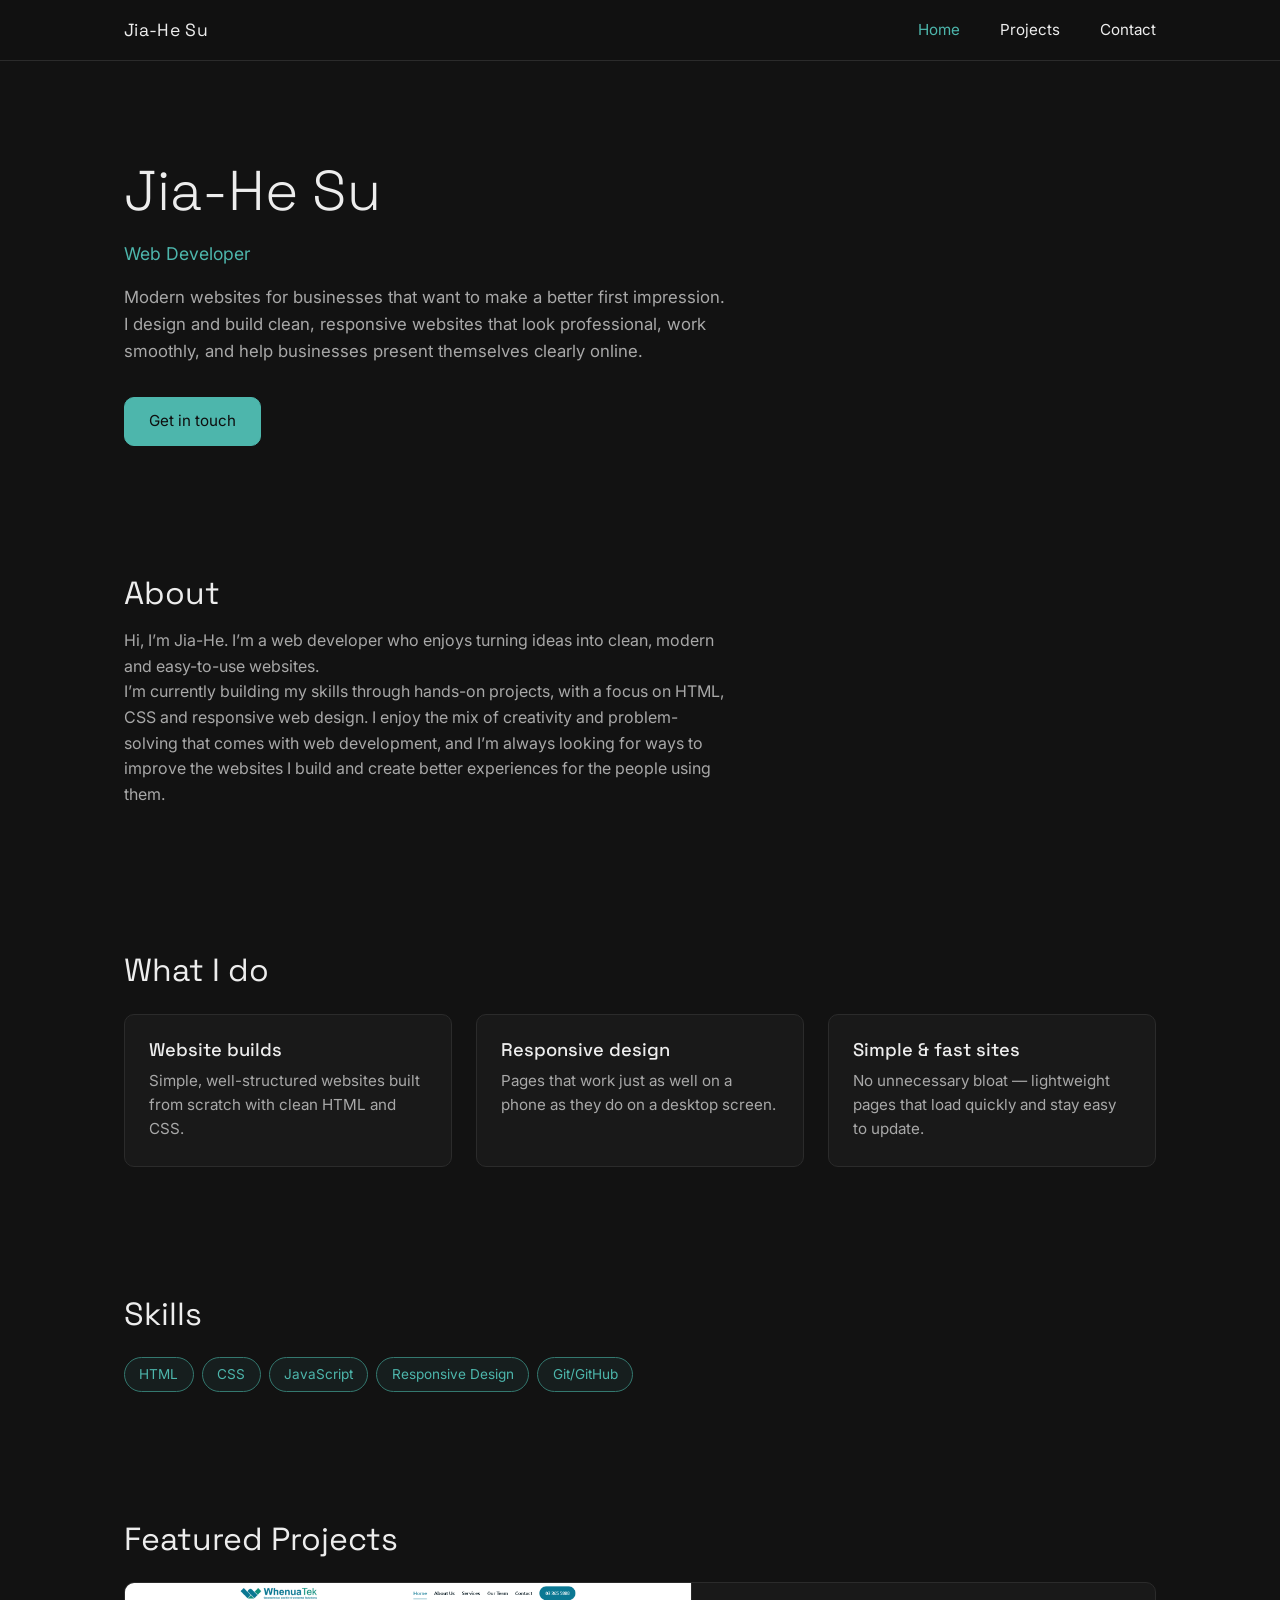
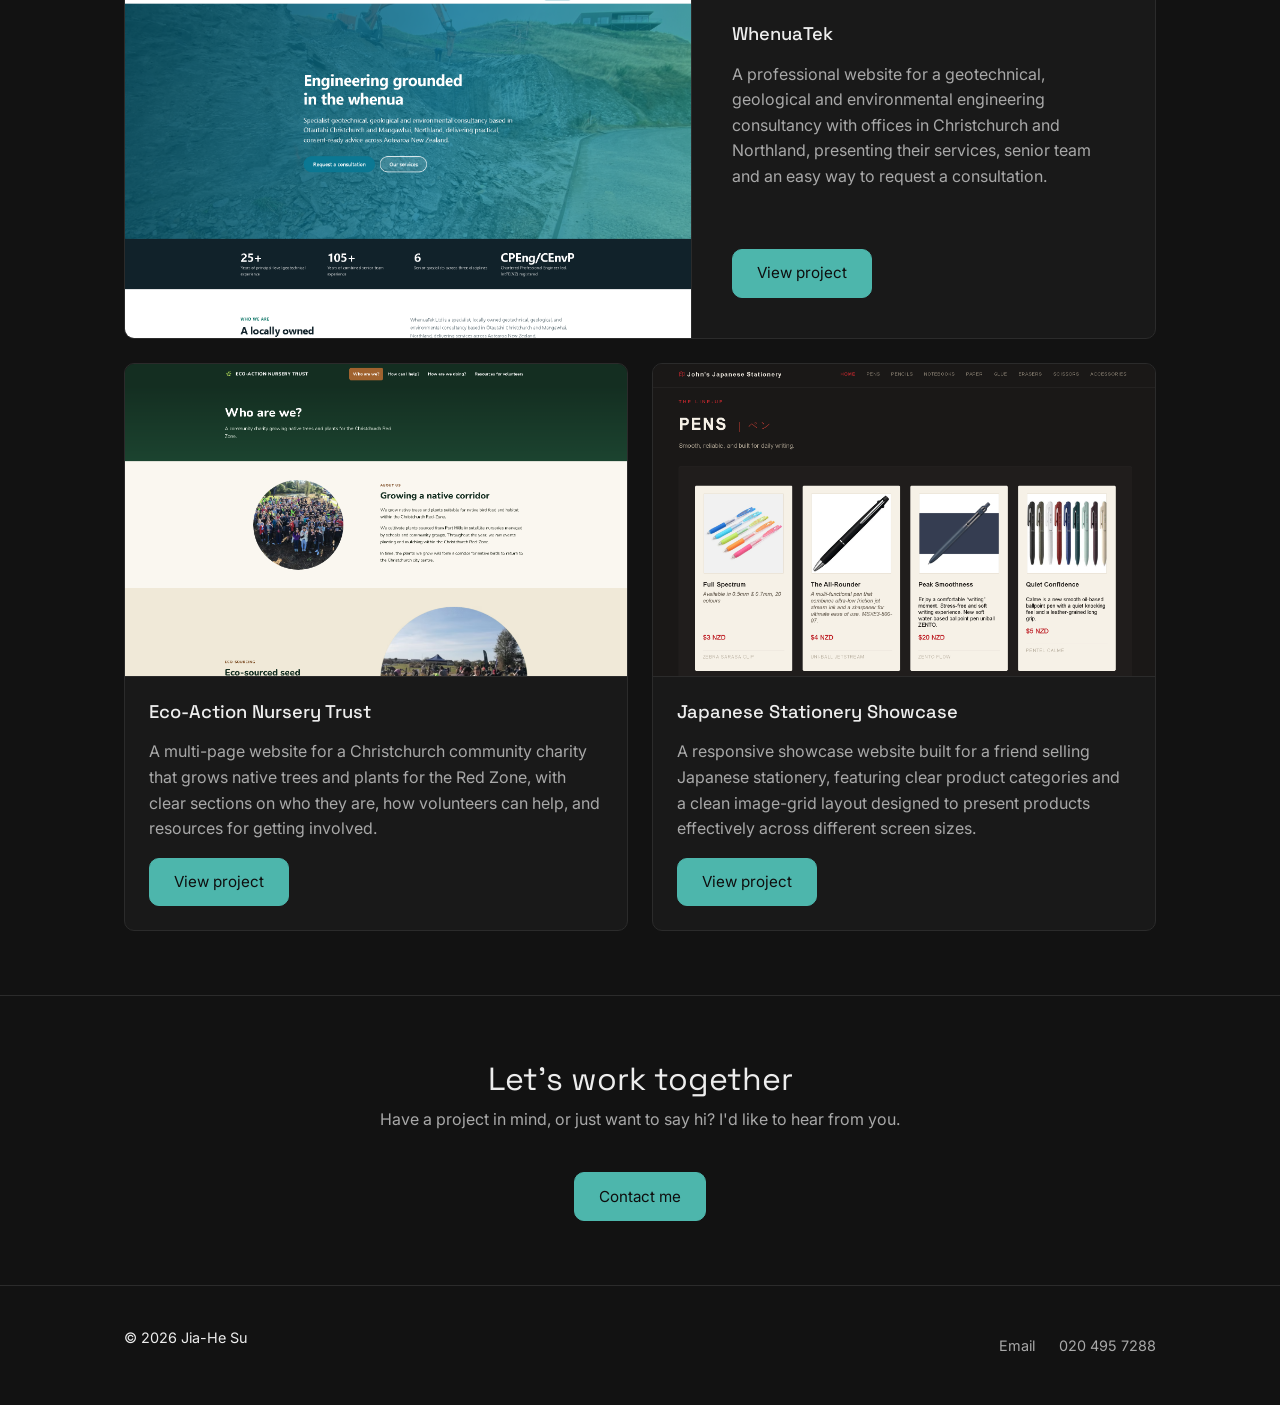
<file: index.html>
<!--
  index.html — placeholders to replace:
  - [YOUR NAME]                          : appears in <title>, nav logo, hero heading, footer
  - Hero title / intro paragraph text    : edit to your own voice
  - About section paragraph              : personalise (who you are, NZ location, learning story)
  - What I do card text                  : edit to match your actual services
  - images/stationery-screenshot.png     : replace with real Stationery Showcase screenshot
  - images/favicon.ico                   : add a real favicon file
  - images/og-image.png                  : add a real social-share image
  - https://PLACEHOLDER-SITE-URL.github.io/ : your GitHub Pages URL (og:url)
-->
<!DOCTYPE html>
<html lang="en">
<head>
  <meta charset="UTF-8" />
  <meta name="viewport" content="width=device-width, initial-scale=1.0" />
  <title>Jia-He Su - Web Developer</title>
  <meta name="description" content="Portfolio of Jia-He Su, a beginner web developer building simple, fast websites with HTML, CSS, and JavaScript." />

  <!-- Open Graph (placeholder values) -->
  <meta property="og:title" content="Jia-He - Web Developer" />
  <meta property="og:description" content="Portfolio of Jia-He, a beginner web developer building simple, fast websites." />
  <meta property="og:type" content="website" />
  <meta property="og:url" content="https://PLACEHOLDER-SITE-URL.github.io/" />
  <meta property="og:image" content="images/og-image.png" />

  <link rel="icon" href="images/favicon.ico" />

  <link rel="preconnect" href="https://fonts.googleapis.com" />
  <link rel="preconnect" href="https://fonts.gstatic.com" crossorigin />
  <link href="https://fonts.googleapis.com/css2?family=Inter:wght@400;500;600&family=Space+Grotesk:wght@300;400;500&display=swap" rel="stylesheet" />

  <link rel="stylesheet" href="css/style.css" />
</head>
<body>
  <header class="site-header">
    <nav class="nav">
      <a href="index.html" class="nav-logo">Jia-He Su</a>
      <button class="nav-toggle" aria-label="Toggle navigation menu" aria-expanded="false" aria-controls="nav-links">
        <span></span><span></span><span></span>
      </button>
      <ul class="nav-links" id="nav-links">
        <li><a href="index.html" aria-current="page">Home</a></li>
        <li><a href="projects.html">Projects</a></li>
        <li><a href="contact.html">Contact</a></li>
      </ul>
    </nav>
  </header>

  <main>
    <section class="hero">
      <div class="container">
        <h1>Jia-He Su</h1>
        <p class="hero-title">Web Developer</p>
        <p class="hero-intro">
          Modern websites for businesses that want to make a better first impression.<br/>
          I design and build clean, responsive websites that look professional, work smoothly, and help businesses present themselves clearly online.
        </p>
        <a href="contact.html" class="btn btn-accent">Get in touch</a>
      </div>
    </section>

    <section id="about">
      <div class="container">
        <h2>About</h2>
        <p class="section-intro">
          Hi, I’m Jia-He. I’m a web developer who enjoys turning ideas into clean, modern and easy-to-use websites.<br/>
          I’m currently building my skills through hands-on projects, with a focus on HTML, CSS and responsive web design. I enjoy the mix of creativity and problem-solving that comes with web development, and I’m always looking for ways to improve the websites I build and create better experiences for the people using them.
        </p>
      </div>
    </section>

    <section>
      <div class="container">
        <h2>What I do</h2>
        <div class="card-grid">
          <div class="card">
            <h3>Website builds</h3>
            <p>Simple, well-structured websites built from scratch with clean HTML and CSS.</p>
          </div>
          <div class="card">
            <h3>Responsive design</h3>
            <p>Pages that work just as well on a phone as they do on a desktop screen.</p>
          </div>
          <div class="card">
            <h3>Simple &amp; fast sites</h3>
            <p>No unnecessary bloat — lightweight pages that load quickly and stay easy to update.</p>
          </div>
        </div>
      </div>
    </section>

    <section>
      <div class="container">
        <h2>Skills</h2>
        <ul class="pill-list">
          <li class="pill">HTML</li>
          <li class="pill">CSS</li>
          <li class="pill">JavaScript</li>
          <li class="pill">Responsive Design</li>
          <li class="pill">Git/GitHub</li>
        </ul>
      </div>
    </section>

    <section>
      <div class="container">
        <h2>Featured Projects</h2>
        <div class="card-grid card-grid-2">
          <article class="project-card project-card-featured">
            <img src="images/whenuatek-website-preview.png" alt="Preview of WhenuaTek website" />
            <div class="project-card-body">
              <h3>WhenuaTek</h3>
              <p>A professional website for a geotechnical, geological and environmental engineering consultancy with offices in Christchurch and Northland, presenting their services, senior team and an easy way to request a consultation.</p>
              <a href="https://whenuatek.co.nz/" class="btn btn-accent" target="_blank" rel="noopener">View project</a>
            </div>
          </article>
          <article class="project-card">
            <img src="images/eco-action-website-preview.png" alt="Preview of Eco-Action Nursery Trust website" />
            <div class="project-card-body">
              <h3>Eco-Action Nursery Trust</h3>
              <p>A multi-page website for a Christchurch community charity that grows native trees and plants for the Red Zone, with clear sections on who they are, how volunteers can help, and resources for getting involved.</p>
              <a href="https://eco-action-nursery-trust.netlify.app/" class="btn btn-accent" target="_blank" rel="noopener">View project</a>
            </div>
          </article>
          <article class="project-card">
            <img src="images/stationery-website-preview.png" alt="Preview of Japanese Stationery project" />
            <div class="project-card-body">
              <h3>Japanese Stationery Showcase</h3>
              <p>A responsive showcase website built for a friend selling Japanese stationery, featuring clear product categories and a clean image-grid layout designed to present products effectively across different screen sizes.</p>
             <a href="https://6a7805e01830de242ae19ab8--japanese-stationery-website.netlify.app/" class="btn btn-accent" target="_blank" rel="noopener">View project</a>
            </div>
          </article>
        </div>
      </div>
    </section>

    <section class="cta">
      <div class="container">
        <h2>Let's work together</h2>
        <p>Have a project in mind, or just want to say hi? I'd like to hear from you.</p>
        <a href="contact.html" class="btn btn-accent">Contact me</a>
      </div>
    </section>
  </main>

  <footer class="site-footer">
    <div class="container footer-inner">
      <p>&copy; <span id="year"></span> Jia-He Su</p>
      <ul class="footer-links">
        <li><a href="mailto:jsu300911@gmail.com">Email</a></li>
        <li><a href="tel:+64204957288">020 495 7288</a></li>
      </ul>
    </div>
  </footer>

  <script src="js/main.js" defer></script>
</body>
</html>
</file>
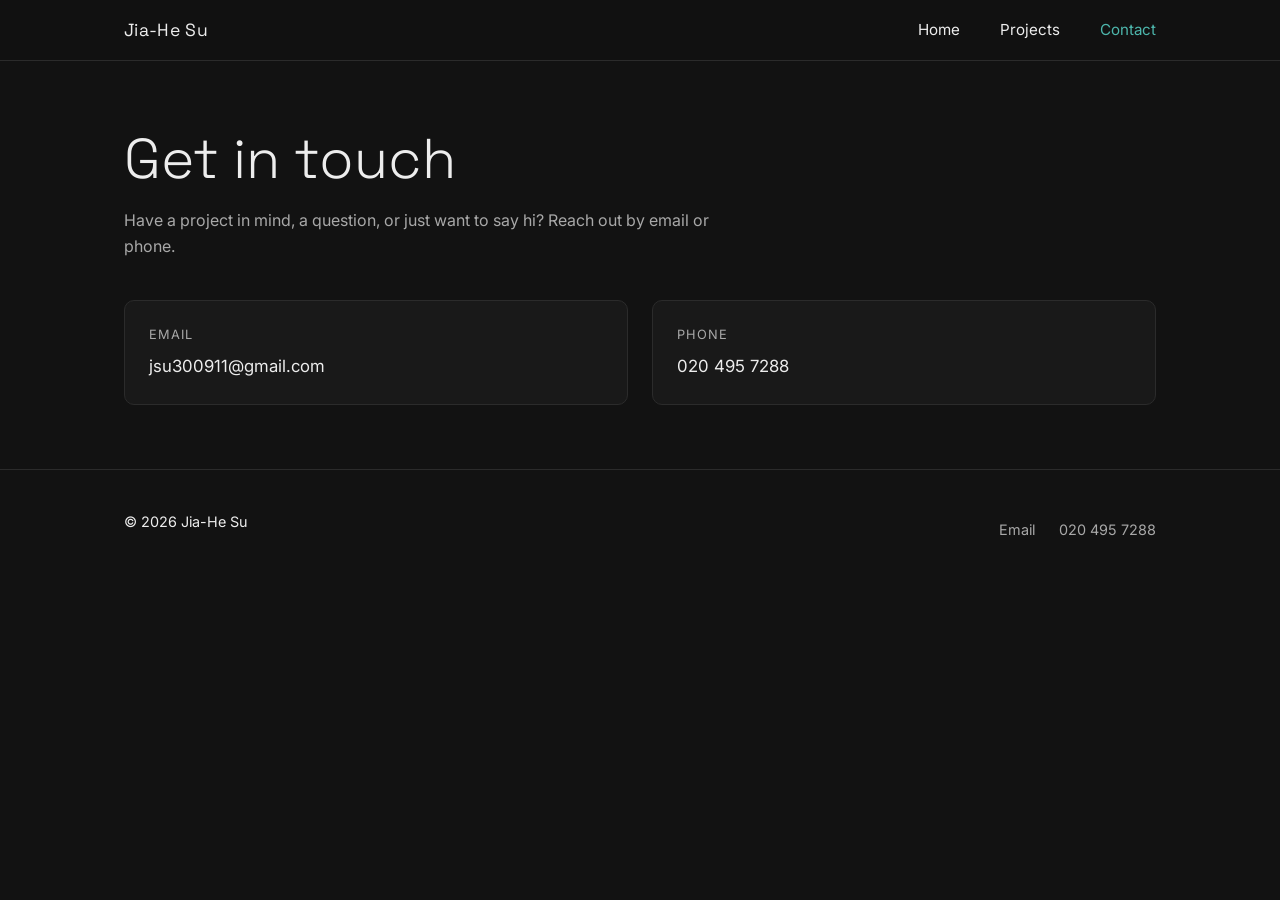
<file: contact.html>
<!--
  contact.html — placeholders to replace:
  - [YOUR NAME]                               : nav logo, footer
  - images/favicon.ico                        : add a real favicon file
  - images/og-image.png                       : add a real social-share image
  - https://PLACEHOLDER-SITE-URL.github.io/   : your GitHub Pages URL (og:url)
-->
<!DOCTYPE html>
<html lang="en">
<head>
  <meta charset="UTF-8" />
  <meta name="viewport" content="width=device-width, initial-scale=1.0" />
  <title>Contact - Jia-He Su</title>
  <meta name="description" content="Get in touch with Jia-He Su by email or phone." />

  <!-- Open Graph (placeholder values) -->
  <meta property="og:title" content="Contact - Jia-He Su" />
  <meta property="og:description" content="Get in touch with Jia-He Su by email or phone." />
  <meta property="og:type" content="website" />
  <meta property="og:url" content="https://PLACEHOLDER-SITE-URL.github.io/contact.html" />
  <meta property="og:image" content="images/og-image.png" />

  <link rel="icon" href="images/favicon.ico" />

  <link rel="preconnect" href="https://fonts.googleapis.com" />
  <link rel="preconnect" href="https://fonts.gstatic.com" crossorigin />
  <link href="https://fonts.googleapis.com/css2?family=Inter:wght@400;500;600&family=Space+Grotesk:wght@300;400;500&display=swap" rel="stylesheet" />

  <link rel="stylesheet" href="css/style.css" />
</head>
<body>
  <header class="site-header">
    <nav class="nav">
      <a href="index.html" class="nav-logo">Jia-He Su</a>
      <button class="nav-toggle" aria-label="Toggle navigation menu" aria-expanded="false" aria-controls="nav-links">
        <span></span><span></span><span></span>
      </button>
      <ul class="nav-links" id="nav-links">
        <li><a href="index.html">Home</a></li>
        <li><a href="projects.html">Projects</a></li>
        <li><a href="contact.html" aria-current="page">Contact</a></li>
      </ul>
    </nav>
  </header>

  <main>
    <section>
      <div class="container">
        <h1>Get in touch</h1>
        <p class="section-intro">Have a project in mind, a question, or just want to say hi? Reach out by email or phone.</p>

        <div class="contact-grid">
          <a class="contact-card" href="mailto:jsu300911@gmail.com">
            <span class="contact-label">Email</span>
            <span class="contact-value">jsu300911@gmail.com</span>
          </a>
          <a class="contact-card" href="tel:+64204957288">
            <span class="contact-label">Phone</span>
            <span class="contact-value">020 495 7288</span>
          </a>
        </div>
      </div>
    </section>
  </main>

  <footer class="site-footer">
    <div class="container footer-inner">
      <p>&copy; <span id="year"></span> Jia-He Su</p>
      <ul class="footer-links">
        <li><a href="mailto:jsu300911@gmail.com">Email</a></li>
        <li><a href="tel:+64204957288">020 495 7288</a></li>
      </ul>
    </div>
  </footer>

  <script src="js/main.js" defer></script>
</body>
</html>
</file>
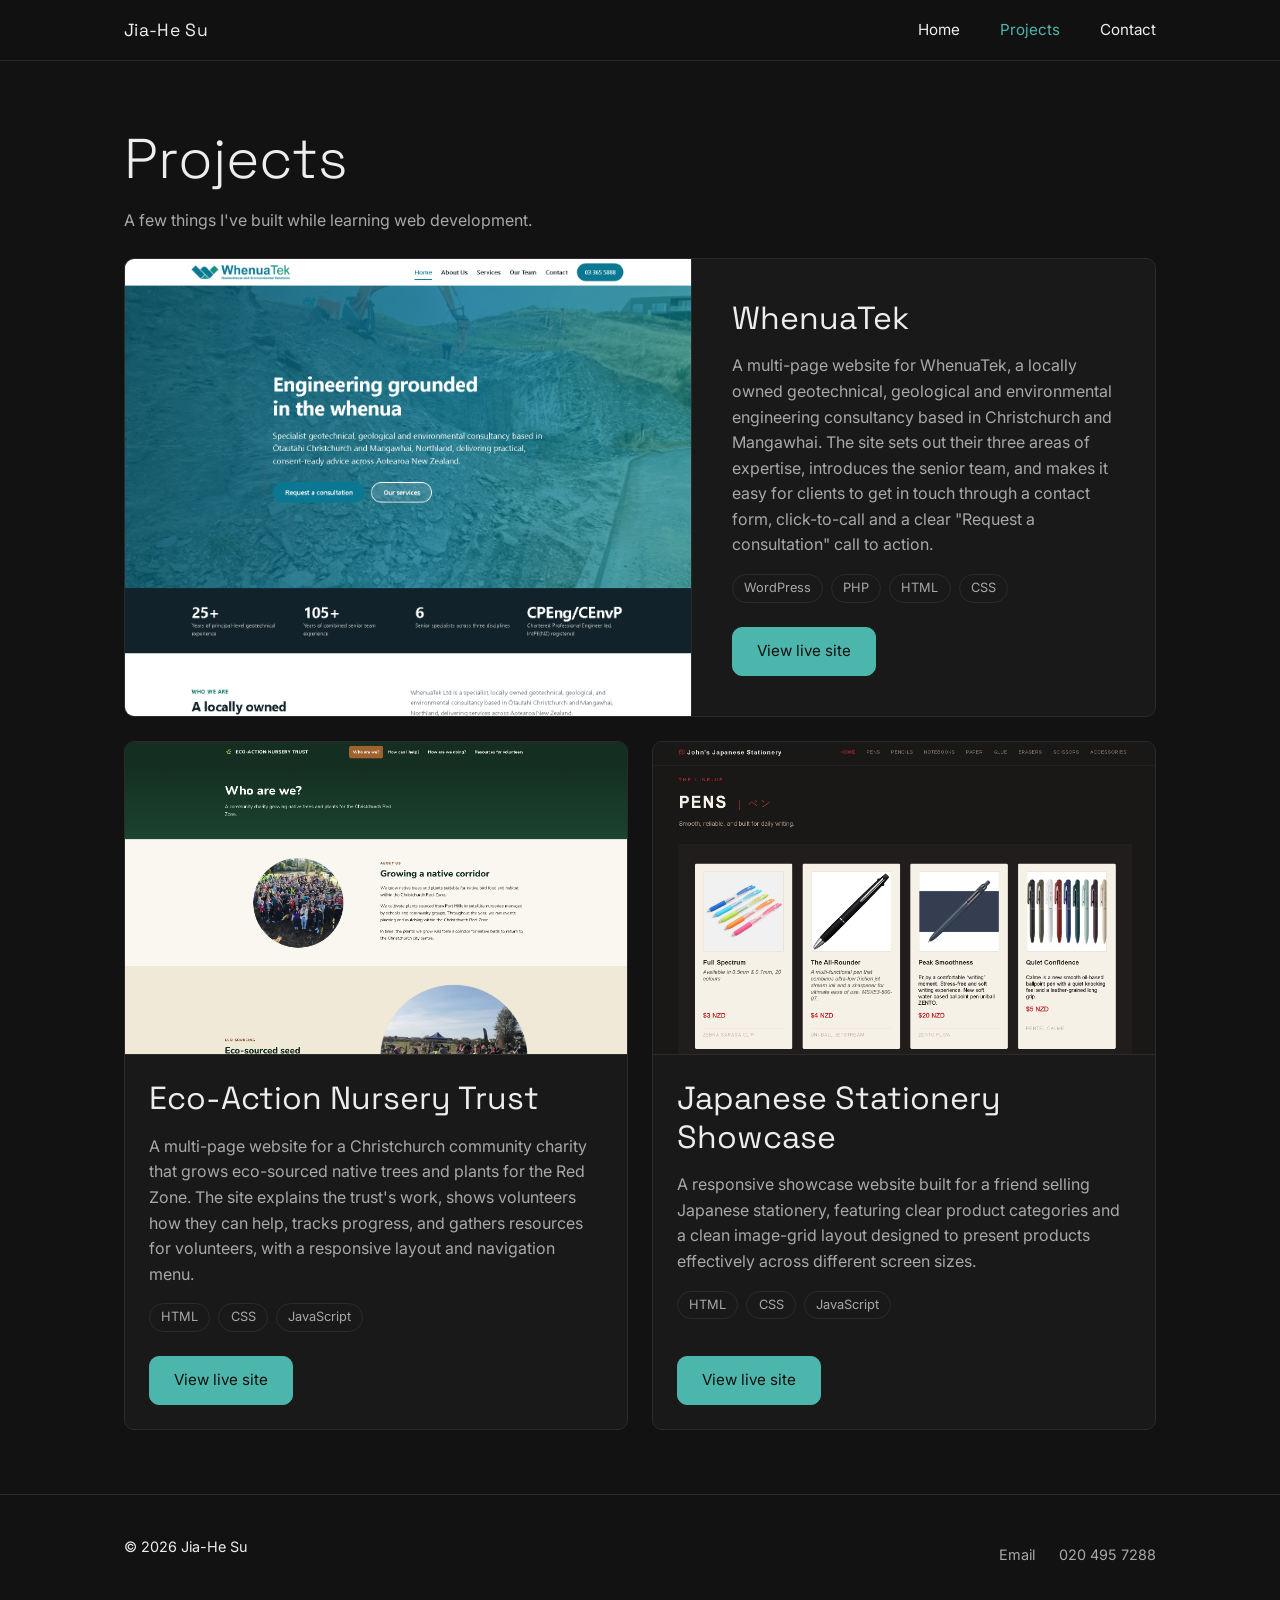
<file: projects.html>
<!--
  projects.html — placeholders to replace:
  - [YOUR NAME]                              : nav logo, footer
  - images/stationery-screenshot.png         : replace with real Stationery Showcase screenshot
  - Project descriptions                     : personalise with real project details
  - https://PLACEHOLDER-STATIONERY-URL       : live link for Japanese Stationery Showcase
  - images/favicon.ico                       : add a real favicon file
  - images/og-image.png                      : add a real social-share image
  - https://PLACEHOLDER-SITE-URL.github.io/  : your GitHub Pages URL (og:url)
-->
<!DOCTYPE html>
<html lang="en">
<head>
  <meta charset="UTF-8" />
  <meta name="viewport" content="width=device-width, initial-scale=1.0" />
  <title>Projects - Jia-He Su</title>
  <meta name="description" content="A short list of web projects built by Jia-He Su, including a geotechnical consultancy website and a Japanese stationery showcase site." />

  <!-- Open Graph (placeholder values) -->
  <meta property="og:title" content="Projects — Jia-He Su" />
  <meta property="og:description" content="A short list of web projects built by Jia-He Su." />
  <meta property="og:type" content="website" />
  <meta property="og:url" content="https://PLACEHOLDER-SITE-URL.github.io/projects.html" />
  <meta property="og:image" content="images/og-image.png" />

  <link rel="icon" href="images/favicon.ico" />

  <link rel="preconnect" href="https://fonts.googleapis.com" />
  <link rel="preconnect" href="https://fonts.gstatic.com" crossorigin />
  <link href="https://fonts.googleapis.com/css2?family=Inter:wght@400;500;600&family=Space+Grotesk:wght@300;400;500&display=swap" rel="stylesheet" />

  <link rel="stylesheet" href="css/style.css" />
</head>
<body>
  <header class="site-header">
    <nav class="nav">
      <a href="index.html" class="nav-logo">Jia-He Su</a>
      <button class="nav-toggle" aria-label="Toggle navigation menu" aria-expanded="false" aria-controls="nav-links">
        <span></span><span></span><span></span>
      </button>
      <ul class="nav-links" id="nav-links">
        <li><a href="index.html">Home</a></li>
        <li><a href="projects.html" aria-current="page">Projects</a></li>
        <li><a href="contact.html">Contact</a></li>
      </ul>
    </nav>
  </header>

  <main>
    <section>
      <div class="container">
        <h1>Projects</h1>
        <p class="section-intro">A few things I've built while learning web development.</p>

        <div class="card-grid card-grid-2">
          <article class="project-card project-card-featured" id="whenuatek">
            <img src="images/whenuatek-website-preview.png" alt="Preview of WhenuaTek website" />
            <div class="project-card-body">
              <h2>WhenuaTek</h2>
              <p>
                A multi-page website for WhenuaTek, a locally owned geotechnical, geological
                and environmental engineering consultancy based in Christchurch and Mangawhai.
                The site sets out their three areas of expertise, introduces the senior team,
                and makes it easy for clients to get in touch through a contact form,
                click-to-call and a clear "Request a consultation" call to action.
              </p>
              <ul class="project-tools">
                <li>WordPress</li>
                <li>PHP</li>
                <li>HTML</li>
                <li>CSS</li>
              </ul>
              <a href="https://whenuatek.co.nz/" class="btn btn-accent" target="_blank" rel="noopener">View live site</a>
            </div>
          </article>

          <article class="project-card" id="eco-action-nursery-trust">
            <img src="images/eco-action-website-preview.png" alt="Preview of Eco-Action Nursery Trust website" />
            <div class="project-card-body">
              <h2>Eco-Action Nursery Trust</h2>
              <p>
                A multi-page website for a Christchurch community charity that grows eco-sourced
                native trees and plants for the Red Zone. The site explains the trust's work,
                shows volunteers how they can help, tracks progress, and gathers resources for
                volunteers, with a responsive layout and navigation menu.
              </p>
              <ul class="project-tools">
                <li>HTML</li>
                <li>CSS</li>
                <li>JavaScript</li>
              </ul>
              <a href="https://eco-action-nursery-trust.netlify.app/" class="btn btn-accent" target="_blank" rel="noopener">View live site</a>
            </div>
          </article>

          <article class="project-card" id="japanese-stationery-showcase">
            <img src="images/stationery-website-preview.png" alt="Preview of Japanese Stationery project" />
            <div class="project-card-body">
              <h2>Japanese Stationery Showcase</h2>
              <p>
                A responsive showcase website built for a friend selling Japanese stationery, featuring clear product categories and a clean image-grid layout designed to present products effectively across different screen sizes.
              </p>
              <ul class="project-tools">
                <li>HTML</li>
                <li>CSS</li>
                <li>JavaScript</li>
              </ul>
              <a href="https://6a7805e01830de242ae19ab8--japanese-stationery-website.netlify.app/" class="btn btn-accent" target="_blank" rel="noopener">View live site</a>
            </div>
          </article>

          <!--
            To add a third project, copy the template below inside .card-grid
            and fill in the placeholders:

          <article class="project-card" id="project-slug">
            <img src="images/PLACEHOLDER-screenshot.png" alt="Placeholder screenshot of PROJECT NAME — replace with a real screenshot" />
            <div class="project-card-body">
              <h2>PROJECT NAME</h2>
              <p>One-paragraph description of the project.</p>
              <ul class="project-tools">
                <li>HTML</li>
                <li>CSS</li>
                <li>JavaScript</li>
              </ul>
              <a href="https://PLACEHOLDER-PROJECT-URL" class="btn btn-accent" target="_blank" rel="noopener">View live site</a>
            </div>
          </article>

          -->
        </div>
      </div>
    </section>
  </main>

  <footer class="site-footer">
    <div class="container footer-inner">
      <p>&copy; <span id="year"></span> Jia-He Su</p>
      <ul class="footer-links">
        <li><a href="mailto:jsu300911@gmail.com">Email</a></li>
        <li><a href="tel:+64204957288">020 495 7288</a></li>
      </ul>
    </div>
  </footer>

  <script src="js/main.js" defer></script>
</body>
</html>
</file>
<file: css/style.css>
/* =========================================================
   style.css — shared stylesheet for all pages
   Dark, minimal theme. Accent colour: muted teal (#4DB6AC)
   ========================================================= */

:root {
  --color-bg: #121212;
  --color-bg-alt: #1a1a1a;
  --color-bg-card: #191919;
  --color-border: #2b2b2b;
  --color-text: #ededed;
  --color-text-muted: #a8a8a8;
  --color-accent: #4db6ac;
  --color-accent-dark: #34786f;

  --font-heading: "Space Grotesk", "Inter", system-ui, sans-serif;
  --font-body: "Inter", system-ui, sans-serif;

  --max-width: 1080px;
  --space-1: 0.5rem;
  --space-2: 1rem;
  --space-3: 1.5rem;
  --space-4: 2.5rem;
  --space-5: 4rem;
  --space-6: 6rem;

  --radius: 10px;
  --transition: 0.2s ease;
}

/* ---------- Reset ---------- */
*,
*::before,
*::after {
  box-sizing: border-box;
}

html {
  scroll-behavior: smooth;
}

body {
  margin: 0;
  background-color: var(--color-bg);
  color: var(--color-text);
  font-family: var(--font-body);
  font-size: 16px;
  line-height: 1.6;
  -webkit-font-smoothing: antialiased;
}

img {
  max-width: 100%;
  display: block;
}

h1,
h2,
h3 {
  font-family: var(--font-heading);
  font-weight: 300;
  line-height: 1.2;
  margin: 0 0 var(--space-2);
}

h1 {
  font-size: clamp(2.25rem, 5vw, 3.5rem);
}

h2 {
  font-size: clamp(1.5rem, 3vw, 2rem);
  font-weight: 400;
}

h3 {
  font-size: 1.15rem;
  font-weight: 500;
}

p {
  margin: 0 0 var(--space-2);
  color: var(--color-text);
}

a {
  color: var(--color-accent);
  text-decoration: none;
  transition: color var(--transition);
}

a:hover,
a:focus-visible {
  color: #fff;
}

/* ---------- Focus states (accessibility) ---------- */
a:focus-visible,
button:focus-visible,
.card:focus-visible {
  outline: 2px solid var(--color-accent);
  outline-offset: 3px;
  border-radius: 4px;
}

/* ---------- Layout helpers ---------- */
.container {
  width: 100%;
  max-width: var(--max-width);
  margin: 0 auto;
  padding: 0 var(--space-3);
}

section {
  padding: var(--space-5) 0;
}

.section-intro {
  color: var(--color-text-muted);
  max-width: 60ch;
}

/* ---------- Fade-in on load ---------- */
main {
  animation: fadeIn 0.6s ease both;
}

@keyframes fadeIn {
  from {
    opacity: 0;
    transform: translateY(8px);
  }
  to {
    opacity: 1;
    transform: translateY(0);
  }
}

@media (prefers-reduced-motion: reduce) {
  html {
    scroll-behavior: auto;
  }
  main {
    animation: none;
  }
  * {
    transition-duration: 0.01ms !important;
    animation-duration: 0.01ms !important;
  }
}

/* =========================================================
   Header / Nav
   ========================================================= */
.site-header {
  position: sticky;
  top: 0;
  z-index: 50;
  background-color: rgba(18, 18, 18, 0.92);
  border-bottom: 1px solid var(--color-border);
}

.nav {
  display: flex;
  align-items: center;
  justify-content: space-between;
  padding: var(--space-2) var(--space-3);
  max-width: var(--max-width);
  margin: 0 auto;
}

.nav-logo {
  font-family: var(--font-heading);
  font-size: 1.1rem;
  color: var(--color-text);
  letter-spacing: 0.02em;
}

.nav-logo:hover,
.nav-logo:focus-visible {
  color: var(--color-accent);
}

.nav-toggle {
  display: inline-flex;
  flex-direction: column;
  justify-content: center;
  gap: 5px;
  width: 40px;
  height: 40px;
  background: none;
  border: 1px solid var(--color-border);
  border-radius: 6px;
  cursor: pointer;
  padding: 0;
}

.nav-toggle span {
  display: block;
  width: 18px;
  height: 2px;
  margin: 0 auto;
  background-color: var(--color-text);
  transition: transform var(--transition), opacity var(--transition);
}

.nav-toggle[aria-expanded="true"] span:nth-child(1) {
  transform: translateY(7px) rotate(45deg);
}

.nav-toggle[aria-expanded="true"] span:nth-child(2) {
  opacity: 0;
}

.nav-toggle[aria-expanded="true"] span:nth-child(3) {
  transform: translateY(-7px) rotate(-45deg);
}

.nav-links {
  list-style: none;
  margin: 0;
  padding: var(--space-2) 0 0;
  display: flex;
  flex-direction: column;
  gap: var(--space-1);
  width: 100%;
  max-height: 0;
  overflow: hidden;
  transition: max-height var(--transition);
}

.nav-links.is-open {
  max-height: 240px;
  padding-bottom: var(--space-2);
}

.nav-links a {
  display: block;
  padding: var(--space-1) 0;
  color: var(--color-text);
  font-size: 0.95rem;
}

.nav-links a:hover,
.nav-links a:focus-visible,
.nav-links a[aria-current="page"] {
  color: var(--color-accent);
}

@media (min-width: 700px) {
  .nav-toggle {
    display: none;
  }

  .nav-links {
    flex-direction: row;
    gap: var(--space-4);
    max-height: none;
    overflow: visible;
    padding: 0;
    width: auto;
  }

  .nav-links a {
    padding: 0;
  }
}

/* =========================================================
   Hero
   ========================================================= */
.hero {
  padding-top: var(--space-6);
  padding-bottom: var(--space-5);
}

.hero-title {
  color: var(--color-accent);
  font-size: 1.1rem;
  margin-bottom: var(--space-2);
}

.hero-intro {
  max-width: 60ch;
  color: var(--color-text-muted);
  font-size: 1.05rem;
}

/* ---------- Buttons ---------- */
.btn {
  display: inline-block;
  padding: 0.7rem 1.5rem;
  border-radius: var(--radius);
  border: 1px solid var(--color-accent);
  font-size: 0.95rem;
  margin-top: var(--space-2);
  transition: background-color var(--transition), color var(--transition), transform var(--transition);
}

.btn-accent {
  background-color: var(--color-accent);
  color: #0e0e0e;
}

.btn-accent:hover,
.btn-accent:focus-visible {
  background-color: #6cc9c0;
  color: #0e0e0e;
  transform: translateY(-2px);
}

.btn-outline {
  background-color: transparent;
  color: var(--color-accent);
}

.btn-outline:hover,
.btn-outline:focus-visible {
  background-color: var(--color-accent);
  color: #0e0e0e;
  transform: translateY(-2px);
}

/* =========================================================
   Cards (What I do / Projects)
   ========================================================= */
.card-grid {
  display: grid;
  grid-template-columns: 1fr;
  gap: var(--space-3);
  margin-top: var(--space-3);
}

@media (min-width: 640px) {
  .card-grid {
    grid-template-columns: repeat(3, 1fr);
  }

  .card-grid.card-grid-2 {
    grid-template-columns: repeat(2, 1fr);
  }
}

.card {
  background-color: var(--color-bg-card);
  border: 1px solid var(--color-border);
  border-radius: var(--radius);
  padding: var(--space-3);
  transition: transform var(--transition), border-color var(--transition);
}

.card:hover {
  transform: translateY(-4px);
  border-color: var(--color-accent);
}

.card h3 {
  margin-bottom: var(--space-1);
}

.card p {
  color: var(--color-text-muted);
  font-size: 0.95rem;
  margin-bottom: 0;
}

/* ---------- Project cards ---------- */
.project-card {
  background-color: var(--color-bg-card);
  border: 1px solid var(--color-border);
  border-radius: var(--radius);
  overflow: hidden;
  transition: transform var(--transition), border-color var(--transition);
  display: flex;
  flex-direction: column;
}

.project-card:hover {
  transform: translateY(-4px);
  border-color: var(--color-accent);
}

.project-card img {
  width: 100%;
  aspect-ratio: 16 / 10;
  object-fit: cover;
  background-color: var(--color-bg-alt);
  border-bottom: 1px solid var(--color-border);
}

.project-card-body {
  padding: var(--space-3);
  display: flex;
  flex-direction: column;
  flex-grow: 1;
}

.project-card-body p {
  color: var(--color-text-muted);
}

/* Featured project: spans the full grid width, image beside text on wider screens */
.project-card-featured {
  grid-column: 1 / -1;
}

@media (min-width: 860px) {
  .project-card-featured {
    flex-direction: row;
  }

  .project-card-featured img {
    width: 55%;
    flex-shrink: 0;
    border-bottom: none;
    border-right: 1px solid var(--color-border);
  }

  .project-card-featured .project-card-body {
    justify-content: center;
    align-items: flex-start;
    padding: var(--space-4);
  }
}

.project-tools {
  list-style: none;
  display: flex;
  flex-wrap: wrap;
  gap: var(--space-1);
  padding: 0;
  margin: 0 0 var(--space-3);
}

.project-tools li {
  font-size: 0.8rem;
  color: var(--color-text-muted);
  border: 1px solid var(--color-border);
  border-radius: 999px;
  padding: 0.2rem 0.7rem;
}

.project-card .btn {
  margin-top: auto;
  align-self: flex-start;
}

/* =========================================================
   Skills pills
   ========================================================= */
.pill-list {
  list-style: none;
  display: flex;
  flex-wrap: wrap;
  gap: var(--space-1);
  padding: 0;
  margin: var(--space-3) 0 0;
}

.pill {
  display: inline-block;
  font-size: 0.85rem;
  color: var(--color-accent);
  border: 1px solid var(--color-accent-dark);
  background-color: rgba(77, 182, 172, 0.08);
  border-radius: 999px;
  padding: 0.35rem 0.9rem;
}

/* =========================================================
   Contact link cards
   ========================================================= */
.contact-grid {
  display: grid;
  grid-template-columns: 1fr;
  gap: var(--space-3);
  margin-top: var(--space-4);
}

@media (min-width: 640px) {
  .contact-grid {
    grid-template-columns: repeat(2, 1fr);
  }
}

.contact-card {
  display: block;
  background-color: var(--color-bg-card);
  border: 1px solid var(--color-border);
  border-radius: var(--radius);
  padding: var(--space-3);
  transition: transform var(--transition), border-color var(--transition);
}

.contact-card:hover,
.contact-card:focus-visible {
  transform: translateY(-4px);
  border-color: var(--color-accent);
}

.contact-card .contact-label {
  display: block;
  color: var(--color-text-muted);
  font-size: 0.8rem;
  text-transform: uppercase;
  letter-spacing: 0.08em;
  margin-bottom: var(--space-1);
}

.contact-card .contact-value {
  display: block;
  color: var(--color-text);
  font-size: 1.05rem;
}

.contact-card:hover .contact-value,
.contact-card:focus-visible .contact-value {
  color: var(--color-accent);
}

/* =========================================================
   CTA section
   ========================================================= */
.cta {
  text-align: center;
  border-top: 1px solid var(--color-border);
}

.cta h2 {
  margin-bottom: var(--space-1);
}

.cta p {
  color: var(--color-text-muted);
  margin-bottom: var(--space-3);
}

/* =========================================================
   Footer
   ========================================================= */
.site-footer {
  border-top: 1px solid var(--color-border);
  padding: var(--space-4) 0;
  color: var(--color-text-muted);
  font-size: 0.9rem;
}

.footer-inner {
  display: flex;
  flex-direction: column;
  gap: var(--space-2);
  align-items: flex-start;
}

@media (min-width: 640px) {
  .footer-inner {
    flex-direction: row;
    justify-content: space-between;
    align-items: center;
  }
}

.footer-links {
  list-style: none;
  display: flex;
  gap: var(--space-3);
  padding: 0;
  margin: 0;
}

.footer-links a {
  color: var(--color-text-muted);
}

.footer-links a:hover,
.footer-links a:focus-visible {
  color: var(--color-accent);
}
</file>
